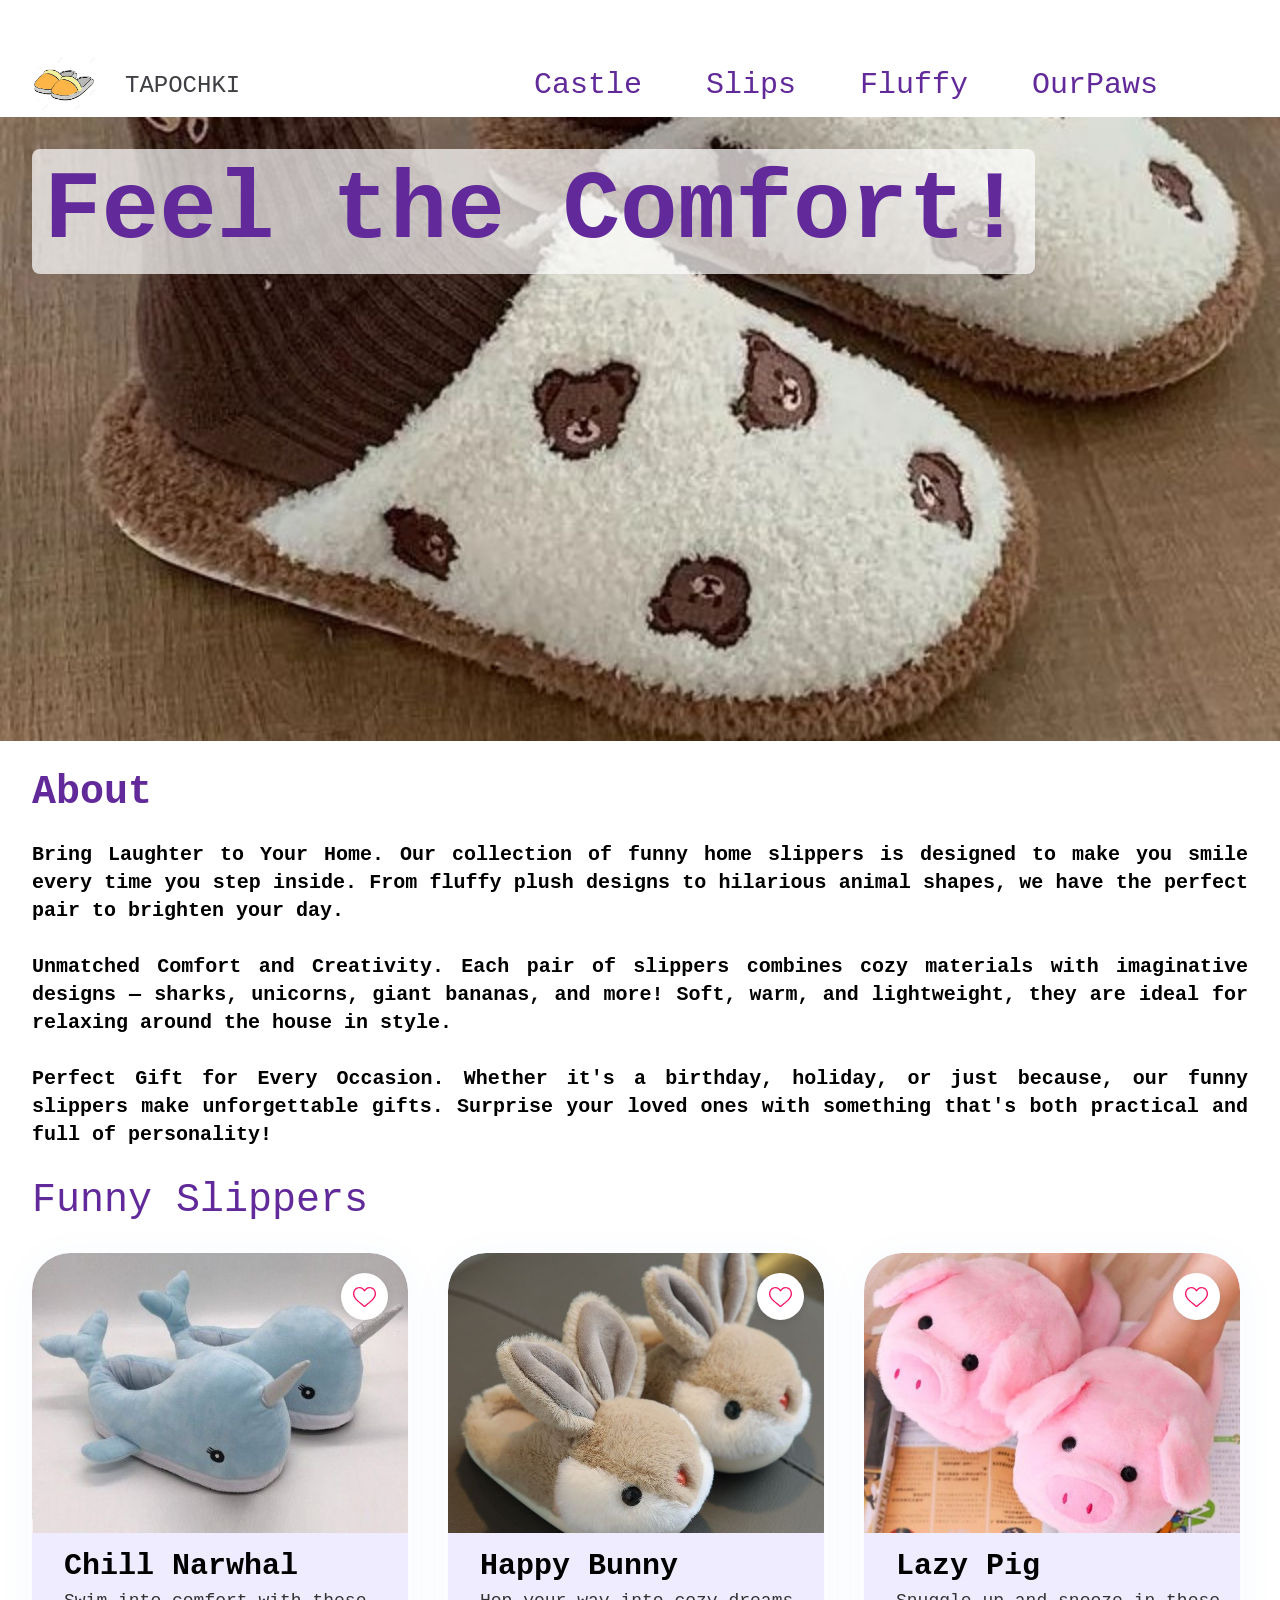
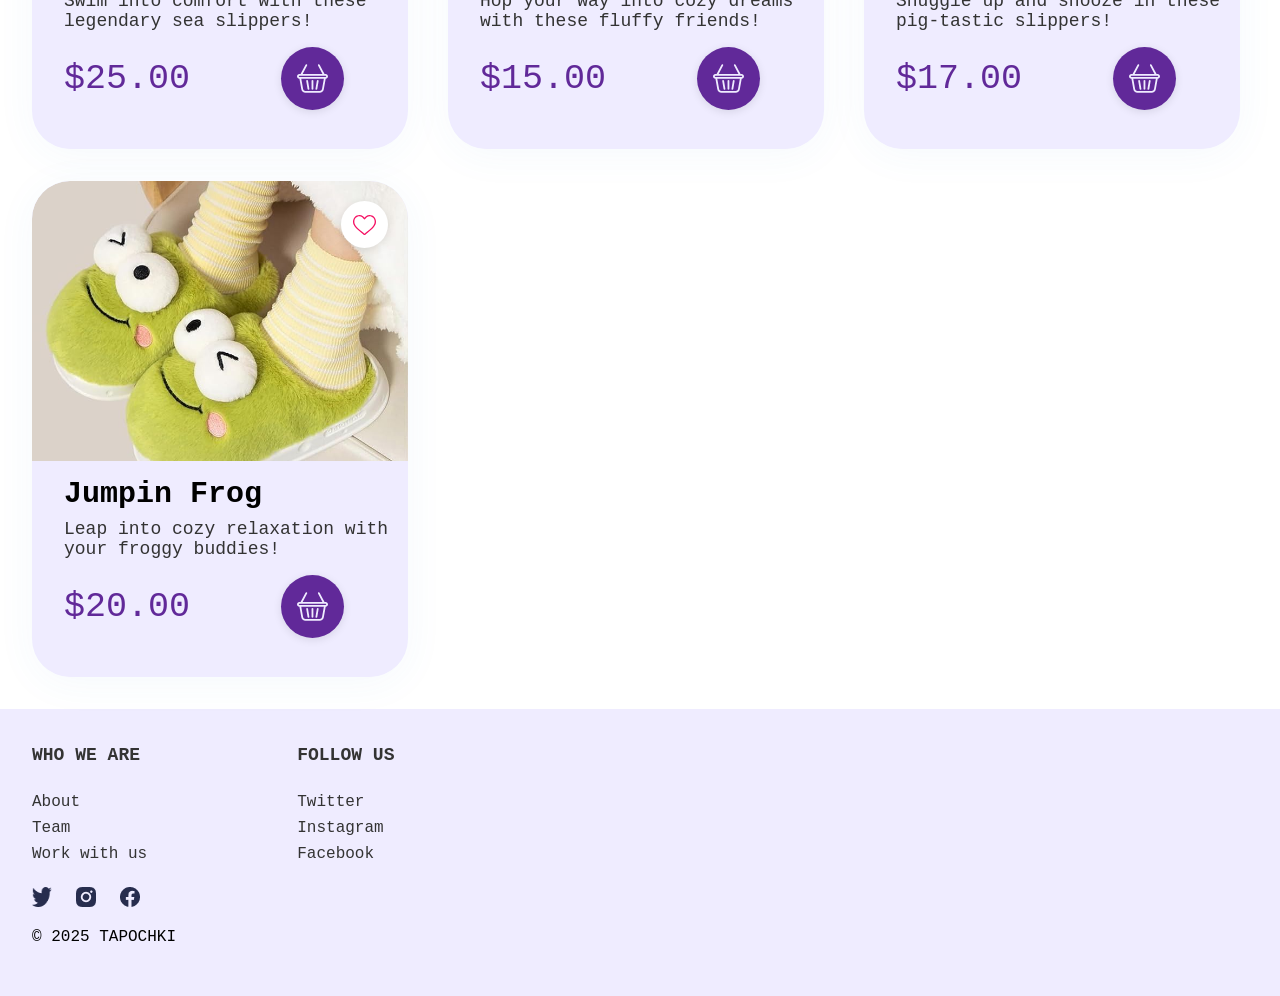
<file: index.html>
<!DOCTYPE html>
<html>
    <head>
        <link rel="stylesheet" href="css/style.css">
        <title>Anya Frolova</title>
    </head>
    <body>
        <div class="wrapper">
            <header>
            
                <a href="#" id="logo">
                <span>TAPOCHKI</span>
                </a>
                
                <nav>
                    <a href="index.html">Castle</a>
                    <a href="slips.html">Slips</a>
                    <a href="#">Fluffy</a>
                    <a href="#">OurPaws</a>
                </nav>
            </header>
        </div>


        <main>
            <section id="first_image">
                <img src="images/tapochek.jpg" alt="big image" class="main-image">
                <h1>Feel the Comfort!</h1>
                <h2>About</h2>
                <p><br>Bring Laughter to Your Home. Our collection of funny home slippers is designed to make you smile every time you step inside. From fluffy plush designs to hilarious animal shapes, we have the perfect pair to brighten your day.</p>
                
                <p><br>Unmatched Comfort and Creativity. Each pair of slippers combines cozy materials with imaginative designs — sharks, unicorns, giant bananas, and more! Soft, warm, and lightweight, they are ideal for relaxing around the house in style.</p>
                
                <p><br>Perfect Gift for Every Occasion. Whether it's a birthday, holiday, or just because, our funny slippers make unforgettable gifts. Surprise your loved ones with something that's both practical and full of personality!</p>

            </section>

            <section id="popular">
                <h2>Funny Slippers</h2>

                <section class="cards">
                    <section class="card">
                        <img src="images/blue.jpg" alt="blue slippers">
                        <h3>Chill Narwhal</h3>
                        <p>Swim into comfort with these legendary sea slippers!</p>
                        
                        <button class="icon-button heart">
                            <svg xmlns="http://www.w3.org/2000/svg" width="23" height="20" viewBox="0 0 23 20" fill="none">
                                <path d="M11.5 20C11.1726 20 10.8569 19.8841 10.6109 19.6734C9.68172 18.8794 8.78591 18.1331 7.99557 17.4749L7.99153 17.4714C5.67437 15.5415 3.67342 13.8747 2.28119 12.2329C0.724892 10.3974 0 8.65708 0 6.75591C0 4.90876 0.648033 3.20464 1.8246 1.95726C3.01521 0.695126 4.64889 0 6.42523 0C7.75288 0 8.96876 0.410249 10.039 1.21926C10.5791 1.62762 11.0687 2.1274 11.5 2.71036C11.9315 2.1274 12.4209 1.62762 12.9612 1.21926C14.0314 0.410249 15.2473 0 16.5749 0C18.3511 0 19.985 0.695126 21.1756 1.95726C22.3521 3.20464 23 4.90876 23 6.75591C23 8.65708 22.2753 10.3974 20.719 12.2327C19.3268 13.8747 17.326 15.5413 15.0092 17.4711C14.2174 18.1304 13.3202 18.8778 12.389 19.6738C12.1431 19.8841 11.8273 20 11.5 20ZM6.42523 1.31685C5.02967 1.31685 3.74764 1.86121 2.81499 2.84979C1.86847 3.85329 1.34713 5.24046 1.34713 6.75591C1.34713 8.35489 1.95515 9.78493 3.31843 11.3927C4.63608 12.9467 6.59597 14.5791 8.86523 16.4693L8.86944 16.4727C9.66277 17.1336 10.5621 17.8827 11.4981 18.6826C12.4397 17.8812 13.3404 17.1308 14.1353 16.469C16.4044 14.5788 18.3641 12.9467 19.6817 11.3927C21.0448 9.78493 21.6529 8.35489 21.6529 6.75591C21.6529 5.24046 21.1315 3.85329 20.185 2.84979C19.2525 1.86121 17.9703 1.31685 16.5749 1.31685C15.5526 1.31685 14.614 1.63448 13.7852 2.26083C13.0466 2.81926 12.5322 3.52519 12.2305 4.01914C12.0754 4.27315 11.8023 4.42476 11.5 4.42476C11.1977 4.42476 10.9246 4.27315 10.7695 4.01914C10.468 3.52519 9.95353 2.81926 9.21478 2.26083C8.386 1.63448 7.44738 1.31685 6.42523 1.31685Z" fill="#F51264"/>
                              </svg>
                        </button>

                        <section class="price-wrapper">
                            <section class="price">$25.00</section>
                            <button class="icon-button cart">
                                <svg xmlns="http://www.w3.org/2000/svg" width="31" height="31" viewBox="0 0 31 31" fill="none">
                                    <path d="M28.6459 10.9915H27.5429L22.6043 1.67689C22.3693 1.23368 21.8195 1.06506 21.3763 1.2998C20.9331 1.53478 20.7643 2.08455 20.9993 2.52775L25.4868 10.9914H5.64497L10.1325 2.52775C10.3674 2.08455 10.1986 1.53478 9.75543 1.2998C9.31229 1.06488 8.76247 1.23368 8.52748 1.67689L3.58892 10.9915H2.35412C1.05606 10.9915 0 12.0476 0 13.3457C0 14.6437 1.05606 15.6998 2.35412 15.6998H2.41945C2.42145 15.7127 2.42296 15.7258 2.42527 15.7387L4.31941 26.3595C4.67561 28.3566 6.40646 29.8061 8.43503 29.8061H22.6966C24.7252 29.8061 26.4561 28.3566 26.8122 26.3595L28.7064 15.7387C28.7088 15.7252 28.7104 15.7117 28.7125 15.6982C29.9798 15.6626 30.9999 14.6214 30.9999 13.3457C31 12.0475 29.9439 10.9915 28.6459 10.9915ZM25.024 26.0406C24.8226 27.1699 23.8438 27.9896 22.6967 27.9896H8.43509C7.28797 27.9896 6.30923 27.17 6.10779 26.0406L4.26365 15.6998H26.8682L25.024 26.0406ZM28.6459 13.8832H2.35412C2.05769 13.8832 1.81659 13.6421 1.81659 13.3457C1.81659 13.0492 2.05769 12.8081 2.35412 12.8081H28.6459C28.9423 12.8081 29.1834 13.0492 29.1834 13.3457C29.1834 13.6421 28.9423 13.8832 28.6459 13.8832Z" fill="#EFECFF"/>
                                    <path d="M15.4608 16.96C14.9591 16.96 14.5525 17.3667 14.5525 17.8682V25.8211C14.5525 26.3227 14.9592 26.7294 15.4608 26.7294C15.9624 26.7294 16.369 26.3227 16.369 25.8211V17.8682C16.369 17.3666 15.9624 16.96 15.4608 16.96Z" fill="#EFECFF"/>
                                    <path d="M12.3619 25.6704L11.0224 17.7175C10.9391 17.2227 10.47 16.8892 9.97581 16.9726C9.48114 17.0559 9.14771 17.5245 9.23102 18.0192L10.5706 25.9721C10.6453 26.4157 11.0299 26.7296 11.4651 26.7296C11.5153 26.7296 11.5661 26.7255 11.6171 26.7169C12.1118 26.6336 12.4452 26.165 12.3619 25.6704Z" fill="#EFECFF"/>
                                    <path d="M20.8822 16.9726C20.3881 16.8897 19.9191 17.2227 19.8357 17.7175L18.4961 25.6704C18.4129 26.165 18.7463 26.6335 19.241 26.7169C19.292 26.7255 19.3428 26.7296 19.3929 26.7296C19.8282 26.7296 20.2128 26.4157 20.2874 25.9721L21.627 18.0192C21.7104 17.5245 21.3769 17.0559 20.8822 16.9726Z" fill="#EFECFF"/>
                                  </svg>
                            </button>
                        </section>
                    </section>

                    <section class="card">
                        <img src="images/buny.jpg" alt="bunny slippers">
                        <h3>Happy Bunny</h3>
                        <p>Hop your way into cozy dreams with these fluffy friends!</p>
                        
                        <button class="icon-button heart">
                            <svg xmlns="http://www.w3.org/2000/svg" width="23" height="20" viewBox="0 0 23 20" fill="none">
                                <path d="M11.5 20C11.1726 20 10.8569 19.8841 10.6109 19.6734C9.68172 18.8794 8.78591 18.1331 7.99557 17.4749L7.99153 17.4714C5.67437 15.5415 3.67342 13.8747 2.28119 12.2329C0.724892 10.3974 0 8.65708 0 6.75591C0 4.90876 0.648033 3.20464 1.8246 1.95726C3.01521 0.695126 4.64889 0 6.42523 0C7.75288 0 8.96876 0.410249 10.039 1.21926C10.5791 1.62762 11.0687 2.1274 11.5 2.71036C11.9315 2.1274 12.4209 1.62762 12.9612 1.21926C14.0314 0.410249 15.2473 0 16.5749 0C18.3511 0 19.985 0.695126 21.1756 1.95726C22.3521 3.20464 23 4.90876 23 6.75591C23 8.65708 22.2753 10.3974 20.719 12.2327C19.3268 13.8747 17.326 15.5413 15.0092 17.4711C14.2174 18.1304 13.3202 18.8778 12.389 19.6738C12.1431 19.8841 11.8273 20 11.5 20ZM6.42523 1.31685C5.02967 1.31685 3.74764 1.86121 2.81499 2.84979C1.86847 3.85329 1.34713 5.24046 1.34713 6.75591C1.34713 8.35489 1.95515 9.78493 3.31843 11.3927C4.63608 12.9467 6.59597 14.5791 8.86523 16.4693L8.86944 16.4727C9.66277 17.1336 10.5621 17.8827 11.4981 18.6826C12.4397 17.8812 13.3404 17.1308 14.1353 16.469C16.4044 14.5788 18.3641 12.9467 19.6817 11.3927C21.0448 9.78493 21.6529 8.35489 21.6529 6.75591C21.6529 5.24046 21.1315 3.85329 20.185 2.84979C19.2525 1.86121 17.9703 1.31685 16.5749 1.31685C15.5526 1.31685 14.614 1.63448 13.7852 2.26083C13.0466 2.81926 12.5322 3.52519 12.2305 4.01914C12.0754 4.27315 11.8023 4.42476 11.5 4.42476C11.1977 4.42476 10.9246 4.27315 10.7695 4.01914C10.468 3.52519 9.95353 2.81926 9.21478 2.26083C8.386 1.63448 7.44738 1.31685 6.42523 1.31685Z" fill="#F51264"/>
                              </svg>
                        </button>

                        <section class="price-wrapper">
                            <section class="price">$15.00</section>
                            <button class="icon-button cart">
                                <svg xmlns="http://www.w3.org/2000/svg" width="31" height="31" viewBox="0 0 31 31" fill="none">
                                    <path d="M28.6459 10.9915H27.5429L22.6043 1.67689C22.3693 1.23368 21.8195 1.06506 21.3763 1.2998C20.9331 1.53478 20.7643 2.08455 20.9993 2.52775L25.4868 10.9914H5.64497L10.1325 2.52775C10.3674 2.08455 10.1986 1.53478 9.75543 1.2998C9.31229 1.06488 8.76247 1.23368 8.52748 1.67689L3.58892 10.9915H2.35412C1.05606 10.9915 0 12.0476 0 13.3457C0 14.6437 1.05606 15.6998 2.35412 15.6998H2.41945C2.42145 15.7127 2.42296 15.7258 2.42527 15.7387L4.31941 26.3595C4.67561 28.3566 6.40646 29.8061 8.43503 29.8061H22.6966C24.7252 29.8061 26.4561 28.3566 26.8122 26.3595L28.7064 15.7387C28.7088 15.7252 28.7104 15.7117 28.7125 15.6982C29.9798 15.6626 30.9999 14.6214 30.9999 13.3457C31 12.0475 29.9439 10.9915 28.6459 10.9915ZM25.024 26.0406C24.8226 27.1699 23.8438 27.9896 22.6967 27.9896H8.43509C7.28797 27.9896 6.30923 27.17 6.10779 26.0406L4.26365 15.6998H26.8682L25.024 26.0406ZM28.6459 13.8832H2.35412C2.05769 13.8832 1.81659 13.6421 1.81659 13.3457C1.81659 13.0492 2.05769 12.8081 2.35412 12.8081H28.6459C28.9423 12.8081 29.1834 13.0492 29.1834 13.3457C29.1834 13.6421 28.9423 13.8832 28.6459 13.8832Z" fill="#EFECFF"/>
                                    <path d="M15.4608 16.96C14.9591 16.96 14.5525 17.3667 14.5525 17.8682V25.8211C14.5525 26.3227 14.9592 26.7294 15.4608 26.7294C15.9624 26.7294 16.369 26.3227 16.369 25.8211V17.8682C16.369 17.3666 15.9624 16.96 15.4608 16.96Z" fill="#EFECFF"/>
                                    <path d="M12.3619 25.6704L11.0224 17.7175C10.9391 17.2227 10.47 16.8892 9.97581 16.9726C9.48114 17.0559 9.14771 17.5245 9.23102 18.0192L10.5706 25.9721C10.6453 26.4157 11.0299 26.7296 11.4651 26.7296C11.5153 26.7296 11.5661 26.7255 11.6171 26.7169C12.1118 26.6336 12.4452 26.165 12.3619 25.6704Z" fill="#EFECFF"/>
                                    <path d="M20.8822 16.9726C20.3881 16.8897 19.9191 17.2227 19.8357 17.7175L18.4961 25.6704C18.4129 26.165 18.7463 26.6335 19.241 26.7169C19.292 26.7255 19.3428 26.7296 19.3929 26.7296C19.8282 26.7296 20.2128 26.4157 20.2874 25.9721L21.627 18.0192C21.7104 17.5245 21.3769 17.0559 20.8822 16.9726Z" fill="#EFECFF"/>
                                  </svg>
                            </button>
                        </section>
                    </section>
                    
                    <section class="card">
                        <img src="images/pig.jpg" alt="pig slippers">
                        <h3>Lazy Pig</h3>
                        <p>Snuggle up and snooze in these pig-tastic slippers!</p>
                        
                        <button class="icon-button heart">
                            <svg xmlns="http://www.w3.org/2000/svg" width="23" height="20" viewBox="0 0 23 20" fill="none">
                                <path d="M11.5 20C11.1726 20 10.8569 19.8841 10.6109 19.6734C9.68172 18.8794 8.78591 18.1331 7.99557 17.4749L7.99153 17.4714C5.67437 15.5415 3.67342 13.8747 2.28119 12.2329C0.724892 10.3974 0 8.65708 0 6.75591C0 4.90876 0.648033 3.20464 1.8246 1.95726C3.01521 0.695126 4.64889 0 6.42523 0C7.75288 0 8.96876 0.410249 10.039 1.21926C10.5791 1.62762 11.0687 2.1274 11.5 2.71036C11.9315 2.1274 12.4209 1.62762 12.9612 1.21926C14.0314 0.410249 15.2473 0 16.5749 0C18.3511 0 19.985 0.695126 21.1756 1.95726C22.3521 3.20464 23 4.90876 23 6.75591C23 8.65708 22.2753 10.3974 20.719 12.2327C19.3268 13.8747 17.326 15.5413 15.0092 17.4711C14.2174 18.1304 13.3202 18.8778 12.389 19.6738C12.1431 19.8841 11.8273 20 11.5 20ZM6.42523 1.31685C5.02967 1.31685 3.74764 1.86121 2.81499 2.84979C1.86847 3.85329 1.34713 5.24046 1.34713 6.75591C1.34713 8.35489 1.95515 9.78493 3.31843 11.3927C4.63608 12.9467 6.59597 14.5791 8.86523 16.4693L8.86944 16.4727C9.66277 17.1336 10.5621 17.8827 11.4981 18.6826C12.4397 17.8812 13.3404 17.1308 14.1353 16.469C16.4044 14.5788 18.3641 12.9467 19.6817 11.3927C21.0448 9.78493 21.6529 8.35489 21.6529 6.75591C21.6529 5.24046 21.1315 3.85329 20.185 2.84979C19.2525 1.86121 17.9703 1.31685 16.5749 1.31685C15.5526 1.31685 14.614 1.63448 13.7852 2.26083C13.0466 2.81926 12.5322 3.52519 12.2305 4.01914C12.0754 4.27315 11.8023 4.42476 11.5 4.42476C11.1977 4.42476 10.9246 4.27315 10.7695 4.01914C10.468 3.52519 9.95353 2.81926 9.21478 2.26083C8.386 1.63448 7.44738 1.31685 6.42523 1.31685Z" fill="#F51264"/>
                              </svg>
                        </button>

                        <section class="price-wrapper">
                            <section class="price">$17.00</section>
                            <button class="icon-button cart">
                                <svg xmlns="http://www.w3.org/2000/svg" width="31" height="31" viewBox="0 0 31 31" fill="none">
                                    <path d="M28.6459 10.9915H27.5429L22.6043 1.67689C22.3693 1.23368 21.8195 1.06506 21.3763 1.2998C20.9331 1.53478 20.7643 2.08455 20.9993 2.52775L25.4868 10.9914H5.64497L10.1325 2.52775C10.3674 2.08455 10.1986 1.53478 9.75543 1.2998C9.31229 1.06488 8.76247 1.23368 8.52748 1.67689L3.58892 10.9915H2.35412C1.05606 10.9915 0 12.0476 0 13.3457C0 14.6437 1.05606 15.6998 2.35412 15.6998H2.41945C2.42145 15.7127 2.42296 15.7258 2.42527 15.7387L4.31941 26.3595C4.67561 28.3566 6.40646 29.8061 8.43503 29.8061H22.6966C24.7252 29.8061 26.4561 28.3566 26.8122 26.3595L28.7064 15.7387C28.7088 15.7252 28.7104 15.7117 28.7125 15.6982C29.9798 15.6626 30.9999 14.6214 30.9999 13.3457C31 12.0475 29.9439 10.9915 28.6459 10.9915ZM25.024 26.0406C24.8226 27.1699 23.8438 27.9896 22.6967 27.9896H8.43509C7.28797 27.9896 6.30923 27.17 6.10779 26.0406L4.26365 15.6998H26.8682L25.024 26.0406ZM28.6459 13.8832H2.35412C2.05769 13.8832 1.81659 13.6421 1.81659 13.3457C1.81659 13.0492 2.05769 12.8081 2.35412 12.8081H28.6459C28.9423 12.8081 29.1834 13.0492 29.1834 13.3457C29.1834 13.6421 28.9423 13.8832 28.6459 13.8832Z" fill="#EFECFF"/>
                                    <path d="M15.4608 16.96C14.9591 16.96 14.5525 17.3667 14.5525 17.8682V25.8211C14.5525 26.3227 14.9592 26.7294 15.4608 26.7294C15.9624 26.7294 16.369 26.3227 16.369 25.8211V17.8682C16.369 17.3666 15.9624 16.96 15.4608 16.96Z" fill="#EFECFF"/>
                                    <path d="M12.3619 25.6704L11.0224 17.7175C10.9391 17.2227 10.47 16.8892 9.97581 16.9726C9.48114 17.0559 9.14771 17.5245 9.23102 18.0192L10.5706 25.9721C10.6453 26.4157 11.0299 26.7296 11.4651 26.7296C11.5153 26.7296 11.5661 26.7255 11.6171 26.7169C12.1118 26.6336 12.4452 26.165 12.3619 25.6704Z" fill="#EFECFF"/>
                                    <path d="M20.8822 16.9726C20.3881 16.8897 19.9191 17.2227 19.8357 17.7175L18.4961 25.6704C18.4129 26.165 18.7463 26.6335 19.241 26.7169C19.292 26.7255 19.3428 26.7296 19.3929 26.7296C19.8282 26.7296 20.2128 26.4157 20.2874 25.9721L21.627 18.0192C21.7104 17.5245 21.3769 17.0559 20.8822 16.9726Z" fill="#EFECFF"/>
                                  </svg>
                            </button>
                        </section>
                    </section>

                    <section class="card">
                        <img src="images/frog.jpg" alt="frog slippers">
                        <h3>Jumpin Frog</h3>
                        <p>Leap into cozy relaxation with your froggy buddies!</p>
                        
                        <button class="icon-button heart">
                            <svg xmlns="http://www.w3.org/2000/svg" width="23" height="20" viewBox="0 0 23 20" fill="none">
                                <path d="M11.5 20C11.1726 20 10.8569 19.8841 10.6109 19.6734C9.68172 18.8794 8.78591 18.1331 7.99557 17.4749L7.99153 17.4714C5.67437 15.5415 3.67342 13.8747 2.28119 12.2329C0.724892 10.3974 0 8.65708 0 6.75591C0 4.90876 0.648033 3.20464 1.8246 1.95726C3.01521 0.695126 4.64889 0 6.42523 0C7.75288 0 8.96876 0.410249 10.039 1.21926C10.5791 1.62762 11.0687 2.1274 11.5 2.71036C11.9315 2.1274 12.4209 1.62762 12.9612 1.21926C14.0314 0.410249 15.2473 0 16.5749 0C18.3511 0 19.985 0.695126 21.1756 1.95726C22.3521 3.20464 23 4.90876 23 6.75591C23 8.65708 22.2753 10.3974 20.719 12.2327C19.3268 13.8747 17.326 15.5413 15.0092 17.4711C14.2174 18.1304 13.3202 18.8778 12.389 19.6738C12.1431 19.8841 11.8273 20 11.5 20ZM6.42523 1.31685C5.02967 1.31685 3.74764 1.86121 2.81499 2.84979C1.86847 3.85329 1.34713 5.24046 1.34713 6.75591C1.34713 8.35489 1.95515 9.78493 3.31843 11.3927C4.63608 12.9467 6.59597 14.5791 8.86523 16.4693L8.86944 16.4727C9.66277 17.1336 10.5621 17.8827 11.4981 18.6826C12.4397 17.8812 13.3404 17.1308 14.1353 16.469C16.4044 14.5788 18.3641 12.9467 19.6817 11.3927C21.0448 9.78493 21.6529 8.35489 21.6529 6.75591C21.6529 5.24046 21.1315 3.85329 20.185 2.84979C19.2525 1.86121 17.9703 1.31685 16.5749 1.31685C15.5526 1.31685 14.614 1.63448 13.7852 2.26083C13.0466 2.81926 12.5322 3.52519 12.2305 4.01914C12.0754 4.27315 11.8023 4.42476 11.5 4.42476C11.1977 4.42476 10.9246 4.27315 10.7695 4.01914C10.468 3.52519 9.95353 2.81926 9.21478 2.26083C8.386 1.63448 7.44738 1.31685 6.42523 1.31685Z" fill="#F51264"/>
                              </svg>
                        </button>

                        <section class="price-wrapper">
                            <section class="price">$20.00</section>
                            <button class="icon-button cart">
                                <svg xmlns="http://www.w3.org/2000/svg" width="31" height="31" viewBox="0 0 31 31" fill="none">
                                    <path d="M28.6459 10.9915H27.5429L22.6043 1.67689C22.3693 1.23368 21.8195 1.06506 21.3763 1.2998C20.9331 1.53478 20.7643 2.08455 20.9993 2.52775L25.4868 10.9914H5.64497L10.1325 2.52775C10.3674 2.08455 10.1986 1.53478 9.75543 1.2998C9.31229 1.06488 8.76247 1.23368 8.52748 1.67689L3.58892 10.9915H2.35412C1.05606 10.9915 0 12.0476 0 13.3457C0 14.6437 1.05606 15.6998 2.35412 15.6998H2.41945C2.42145 15.7127 2.42296 15.7258 2.42527 15.7387L4.31941 26.3595C4.67561 28.3566 6.40646 29.8061 8.43503 29.8061H22.6966C24.7252 29.8061 26.4561 28.3566 26.8122 26.3595L28.7064 15.7387C28.7088 15.7252 28.7104 15.7117 28.7125 15.6982C29.9798 15.6626 30.9999 14.6214 30.9999 13.3457C31 12.0475 29.9439 10.9915 28.6459 10.9915ZM25.024 26.0406C24.8226 27.1699 23.8438 27.9896 22.6967 27.9896H8.43509C7.28797 27.9896 6.30923 27.17 6.10779 26.0406L4.26365 15.6998H26.8682L25.024 26.0406ZM28.6459 13.8832H2.35412C2.05769 13.8832 1.81659 13.6421 1.81659 13.3457C1.81659 13.0492 2.05769 12.8081 2.35412 12.8081H28.6459C28.9423 12.8081 29.1834 13.0492 29.1834 13.3457C29.1834 13.6421 28.9423 13.8832 28.6459 13.8832Z" fill="#EFECFF"/>
                                    <path d="M15.4608 16.96C14.9591 16.96 14.5525 17.3667 14.5525 17.8682V25.8211C14.5525 26.3227 14.9592 26.7294 15.4608 26.7294C15.9624 26.7294 16.369 26.3227 16.369 25.8211V17.8682C16.369 17.3666 15.9624 16.96 15.4608 16.96Z" fill="#EFECFF"/>
                                    <path d="M12.3619 25.6704L11.0224 17.7175C10.9391 17.2227 10.47 16.8892 9.97581 16.9726C9.48114 17.0559 9.14771 17.5245 9.23102 18.0192L10.5706 25.9721C10.6453 26.4157 11.0299 26.7296 11.4651 26.7296C11.5153 26.7296 11.5661 26.7255 11.6171 26.7169C12.1118 26.6336 12.4452 26.165 12.3619 25.6704Z" fill="#EFECFF"/>
                                    <path d="M20.8822 16.9726C20.3881 16.8897 19.9191 17.2227 19.8357 17.7175L18.4961 25.6704C18.4129 26.165 18.7463 26.6335 19.241 26.7169C19.292 26.7255 19.3428 26.7296 19.3929 26.7296C19.8282 26.7296 20.2128 26.4157 20.2874 25.9721L21.627 18.0192C21.7104 17.5245 21.3769 17.0559 20.8822 16.9726Z" fill="#EFECFF"/>
                                  </svg>
                            </button>
                        </section>
                    </section>
                </section>

            </section>
        </main>

        <footer>
            <section class="footer_wrapper">
                <section class="footer_section">
                    <h3>WHO WE ARE</h3>
                    <a href="#">About</a>
                    <a href="#">Team</a>
                    <a href="#">Work with us</a>
                </section>

                <section class="footer_section">
                    <h3>FOLLOW US</h3>
                    <a href="https://x.com/">Twitter</a>
                    <a href="https://www.instagram.com/">Instagram</a>
                    <a href="https://www.facebook.com/">Facebook</a>
                </section>
            </section>

            <section id="footer_icon">
                <a href="https://x.com/"><img src="images/Vector.png" alt="Twitter icon"></a>
                <a href="https://www.instagram.com/"><img src="images/instagram.png" alt="Instagram icon"></a>
                <a href="https://www.facebook.com/"><img src="images/facebook.png" alt="Facebook icon"></a>
            </section>
            <section id="footer_tag">© 2025 TAPOCHKI</section>
        </footer>
    </body>
</html>
</file>
<file: css/style.css>
*{
    margin: 0;
    padding: 0;
}
header, nav, main, aside, section, article, footer, div{
    display: block;
}
body{
    font-family: 'Courier New', Courier, monospace;
}
.wrapper{
    margin: 0px auto;
}
header{
    margin-top: 53px;
    display: flex;
    align-items: center;
    justify-content: space-between;
    padding-right: 122px;
    padding-left: 32px;
    background-color: #fff;
}
#logo{
    display: flex;
    align-items: center;
    background-image: url("../images/logo2.png");
    background-repeat: no-repeat;
    background-size: contain;
    height: 64px;
    width: 64px;
    margin-right: 135px;
}
a {
    text-decoration: none;
}
#logo span{
    font-family: 'Courier New', Courier, monospace;
    padding-left: 93px; 
    color: #3E3F43;
    font-size: 24px;
}
nav{
    display: flex;
    gap: 64px;
}
nav a{
    text-decoration: none;
    color: #612999;
    font-size: 30px;
}
nav a:hover{
    color:#612999;
    font-weight: bold;
}

footer{
    background-color: #EFECFF;
    width: 100%;
    padding-top: 32px;
    padding-bottom: 51px;
    padding-left: 32px;
    display: flex;
    flex-direction: column;
    align-items: flex-start;
    height: 287px;
    flex-shrink: 0;
    box-sizing: border-box;
    padding-bottom: 51px;
}

.footer_wrapper {
    display: flex;
    gap: 150px;
}

.footer_section{
    display: flex;
    flex-direction: column;
    gap: 8px;
}

.footer_section h3{
    margin-bottom: 16px;
    color: #333;
    font-family: 'Courier New', Courier, monospace;
    font-size: 18px;
    font-style: normal;
    font-weight: 700;
    line-height: 28px;
    text-transform: uppercase;
}

.footer_section a{
    color: #333;
    font-family: 'Courier New', Courier, monospace;
    font-size: 16px;
    font-weight: 400;
    text-decoration: none;
    font-style: normal;
    line-height: normal;
}


.footer_section a:hover {
    color: #8A2BE2;
}

#footer_icon {
    display: flex;
    gap: 24px;
    margin-top: 24px; 
    margin-bottom: 16px;
}

#footer_icon img {
    width: 20px;
    height: 20px;
}

.footer_tag{
    color: #333;
    font-family: 'Courier New', Courier, monospace;
    font-size: 16px;
    font-weight: 600;
    text-align: left;
}

main{
    width: 100%;
    margin: 0 auto;
    background-color: #fff;
}

#first_image {
    position: relative;
    width: 100%;
}

.main-image {
    width: 100%;
    height: auto;
    display: block;
}

#first_image h1 {
    position: absolute;
    top: 32px;
    left: 32px;
    margin: 0;
    color: #612999;
    background-color: rgba(255, 255, 255, 0.7);
    font-size: 36px;
    padding: 8px 12px;
    border-radius: 8px;
    color: #612999;
    font-family:'Courier New', Courier, monospace ;
    font-size: 96px;
    font-style: normal;
    font-weight: 800;
    line-height: normal;
}

#first_image h2 {
    margin-top: 32px;
    margin-left: 32px;
    color: #612999;
    font-family:'Courier New', Courier, monospace ;
    font-size: 40px;
    font-style: normal;
    font-weight: 500;
    line-height: 40px;
    font-weight: bold;
}

#first_image p {
    margin-left: 32px;
    margin-right: 32px;
    color: #000;
    text-align: justify;
    font-family: 'Courier New', Courier, monospace ;
    font-size: 20px;
    font-style: normal;
    line-height: 140.625%;
    font-weight: bold;
}

#popular{
    padding: 32px;
}

#popular h2{
    color: #612999;
    font-family: 'Courier New', Courier, monospace;
    font-size: 40px;
    font-style: normal;
    font-weight: 500;
    line-height: 40px;
    margin-bottom: 32px;
}

.cards{
    display: grid;
    grid-template-columns: repeat(auto-fit, minmax(376px, 1fr));
    gap: 32px;
    justify-content: center;
}

.card {
    position: relative;
    overflow: hidden;
    display: flex;
    flex-direction: column;
    width: 376px;
    height: 496px;
    border-radius: 38px;
    background: #EFECFF;
    box-shadow: 0px 6px 40px 0px rgba(57, 132, 187, 0.05);
    padding: 0;
  }

  .card img {
    width: 100%;
    height: 280px;
    object-fit: cover;
    border-top-left-radius: 38px;
    border-top-right-radius: 38px;
  }

  .card h3 {
    margin: 0;
    text-align: left;
    font-family: 'Courier New', Courier, monospace;
    font-size: 30px;
    margin-top: 16px;
    margin-bottom: 8px;
    margin-left: 32px;
  }

  .card p {
    margin: 0;
    text-align: left;
    font-family: 'Courier New', Courier, monospace;
    font-size: 18px;
    color: #333;
    margin-bottom: 16px;
    margin-left: 32px;
  }

  .price {
    color: #612999;
    font-family:'Courier New', Courier, monospace ;
    font-size: 35px;
  }

  .icon-button.heart {
    position: absolute;
    top: 20px;
    right: 20px;
    background: white;
    border-radius: 50%;
    width: 47px;
    height: 47px;
    border: none;
    display: flex;
    align-items: center;
    justify-content: center;
    box-shadow: 0px 2px 8px rgba(0, 0, 0, 0.1);
    cursor: pointer;
  }

  .icon-button.heart svg {
    width: 23px;
    height: 20px;
    color: #ff4b7d;
  }

  .icon-button.cart {
    background-color: #612999;
    border: none;
    border-radius: 50%;
    padding: 10px;
    display: flex;
    align-items: center;
    justify-content: center;
    width: 63px;
    height: 63px;
    position: static;
    margin-left: auto;
    margin-right: 32px;
    cursor: pointer;
    box-shadow: 0px 2px 8px rgba(0, 0, 0, 0.1);
  }
  
  .icon-button.cart svg {
    width: 31px;
    height: 31px;
    color: white;
  }

.price-wrapper {
    display: flex;
    align-items: center;
    margin-left: 32px;
    margin-right: 32px;
    margin-bottom: 20px;
}

@media (max-width: 1024px) {
    #first_image h1 {
        font-size: 64px;
    }

    #first_image h2 {
        font-size: 32px;
    }

    #first_image p {
        font-size: 18px;
    }

    .cards {
        grid-template-columns: repeat(2, 1fr);
    }
}

@media (max-width: 768px) {
    header {
        flex-direction: column;
        gap: 20px;
        padding: 20px;
    }

    nav {
        flex-direction: column;
        align-items: center;
        gap: 16px;
    }

    #first_image h1 {
        font-size: 48px;
    }

    #first_image h2 {
        font-size: 24px;
    }

    #first_image p {
        font-size: 16px;
    }

    .cards {
        grid-template-columns: 1fr;
    }

    .card {
        width: 100%;
    }

    footer {
        height: auto;
        align-items: center;
    }

    .footer_wrapper {
        flex-direction: column;
        gap: 32px;
        align-items: center;
    }
}

@media (max-width: 480px) {
    #first_image h1 {
        font-size: 36px;
    }

    #first_image h2 {
        font-size: 20px;
    }

    #first_image p {
        font-size: 14px;
    }
}

#pictures{
    display: flex;
    gap: 32px;
    padding: 32px;
    box-sizing: border-box;
}

.pic{
    border-radius: 12px;
    height: 300px;
    border: 4px solid #E6DBFE;
    background: url(<path-to-image>) lightgray 50% / cover no-repeat;
    object-fit: cover;
}

#slip-list{
    padding: 32px;
}

#slip-list h2{
    color: #612999;
    font-family:'Courier New', Courier, monospace  ;
    margin-bottom: 32px;
    font-size: 40px;
}

.item{
    display: flex;
    align-items: center;
    margin-bottom: 16px;
    font-size: 24px;
}

.icon{
    width: 82px;
    height: 82px;
    display: flex;
    align-items: center;
    justify-content: center;
    margin-right: 16px;
    border-radius: 46.5px;
    background: #612999;
    backdrop-filter: blur(10px);
}

#last{
    padding-left: 32px;
    padding-right: 32px;
    padding-bottom: 32px;
}

#last h2{
    color: #612999;
    font-family:'Courier New', Courier, monospace  ;
    font-size: 40px;
    font-weight: bold;
    line-height: 40px;
}

#last img{
    width: 100%;

}
</file>
